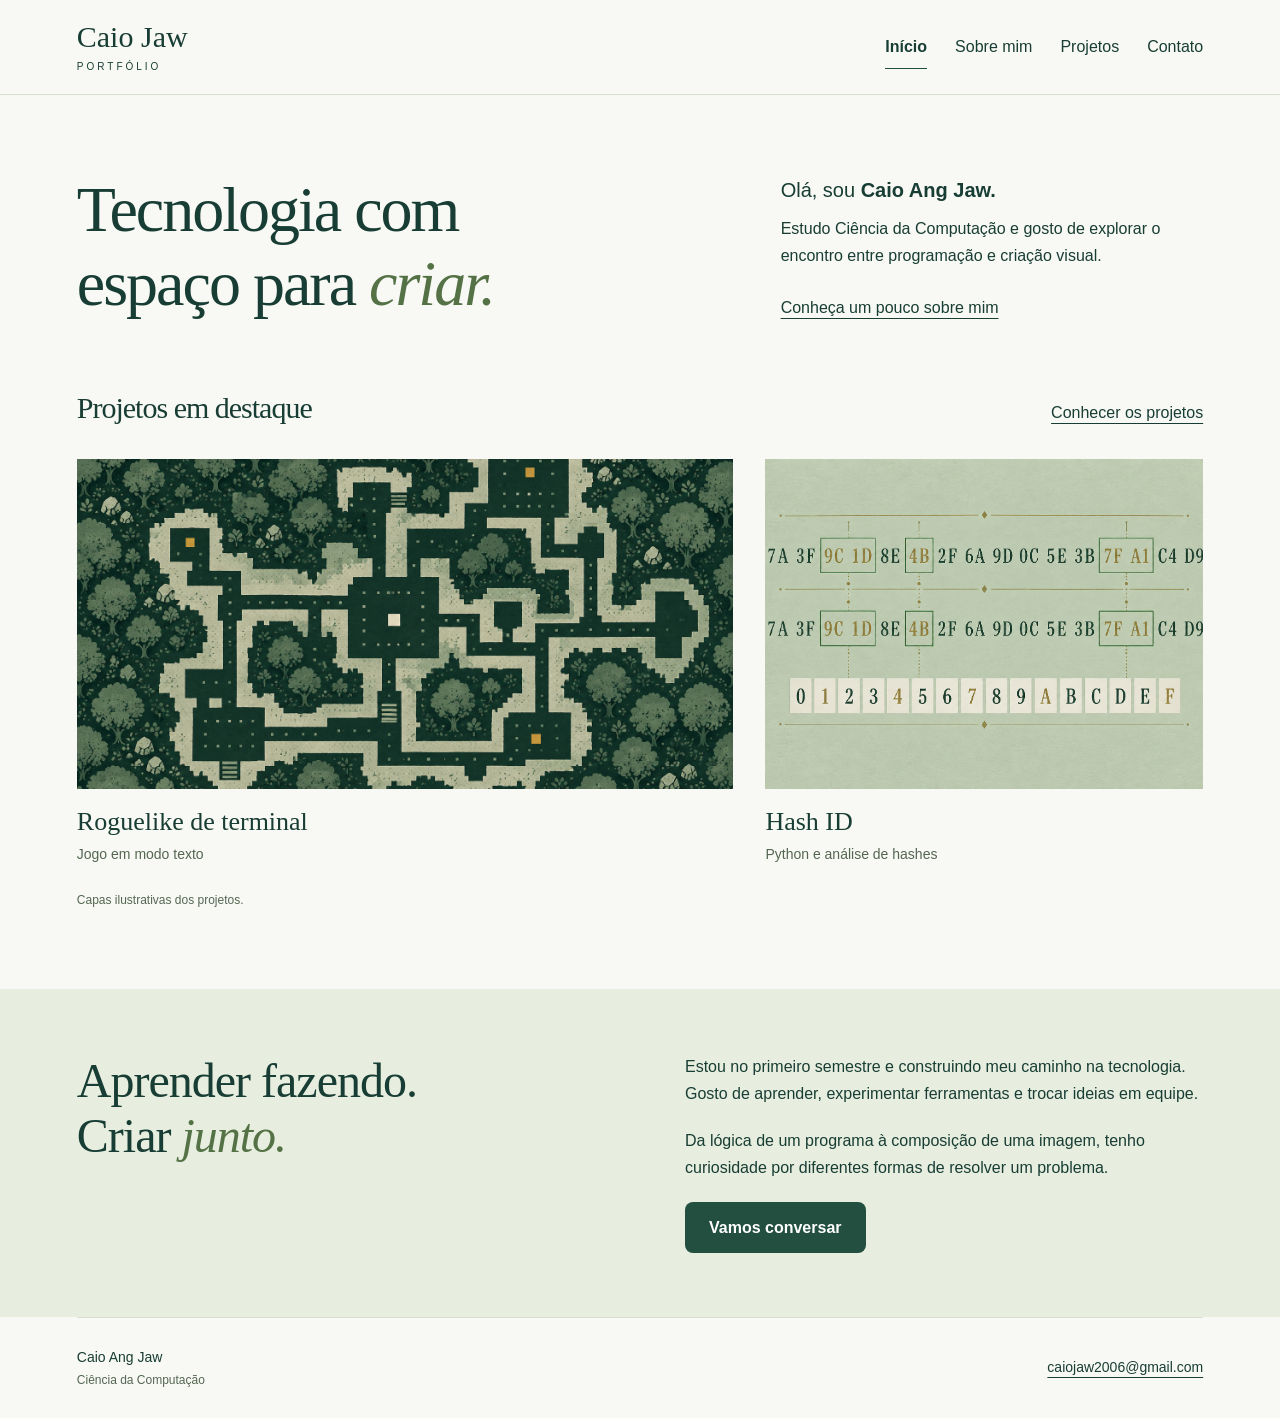
<file: index.html>
<!DOCTYPE html>
<html lang="pt-BR">
<head>
  <meta charset="UTF-8">
  <meta name="viewport" content="width=device-width, initial-scale=1.0">
  <meta name="description" content="Portfólio de Caio Ang Jaw, estudante de Ciência da Computação. Conheça meus projetos, habilidades e interesses.">
  <title>Caio Ang Jaw | Portfólio</title>
  <link rel="stylesheet" href="style.css">
</head>
<body>
  <a class="pular" href="#conteudo">Pular para o conteúdo</a>
  <header class="cabecalho">
    <div class="container menu">
      <a class="marca" href="index.html">Caio Jaw<span>PORTFÓLIO</span></a>
      <nav aria-label="Menu principal">
        <a href="index.html" aria-current="page">Início</a>
        <a href="sobre.html">Sobre mim</a>
        <a href="projetos.html">Projetos</a>
        <a href="contato.html">Contato</a>
      </nav>
    </div>
  </header>

  <main id="conteudo">
    <!-- Apresentação: o texto e as imagens podem ser editados diretamente. -->
    <section class="container apresentacao">
      <h1>Tecnologia com<br>espaço para <em>criar.</em></h1>
      <div class="introducao">
        <p>Olá, sou <strong>Caio Ang Jaw.</strong></p>
        <p>Estudo Ciência da Computação e gosto de explorar o encontro entre programação e criação visual.</p>
        <a class="link-texto" href="sobre.html">Conheça um pouco sobre mim</a>
      </div>
    </section>

    <section class="container selecao" aria-labelledby="titulo-projetos">
      <div class="titulo-secao">
        <h2 id="titulo-projetos">Projetos em destaque</h2>
        <a class="link-texto" href="projetos.html">Conhecer os projetos</a>
      </div>
      <div class="vitrine">
        <article>
          <a class="link-capa" href="projetos.html#roguelike" aria-label="Conhecer o projeto Roguelike de terminal">
            <img class="capa" src="imagens/roguelike.png" alt="Ilustração de um labirinto em pixels verdes, com um pequeno personagem e pontos dourados." width="1536" height="1024">
          </a>
          <div class="legenda-projeto">
            <h3><a href="projetos.html#roguelike">Roguelike de terminal</a></h3>
            <p>Jogo em modo texto</p>
          </div>
        </article>
        <article>
          <a class="link-capa" href="projetos.html#hash-id" aria-label="Conhecer o projeto Hash ID">
            <img class="capa" src="imagens/hash-id.png" alt="Ilustração de sequências de caracteres organizadas em grupos sobre um fundo verde claro." width="1536" height="1024">
          </a>
          <div class="legenda-projeto">
            <h3><a href="projetos.html#hash-id">Hash ID</a></h3>
            <p>Python e análise de hashes</p>
          </div>
        </article>
      </div>
      <p class="nota-imagens">Capas ilustrativas dos projetos.</p>
    </section>

    <section class="faixa-sobre">
      <div class="container resumo">
        <h2>Aprender fazendo.<br>Criar <em>junto.</em></h2>
        <div>
          <p>Estou no primeiro semestre e construindo meu caminho na tecnologia. Gosto de aprender, experimentar ferramentas e trocar ideias em equipe.</p>
          <p>Da lógica de um programa à composição de uma imagem, tenho curiosidade por diferentes formas de resolver um problema.</p>
          <a class="botao" href="contato.html">Vamos conversar</a>
        </div>
      </div>
    </section>
  </main>

  <footer class="container rodape">
    <p>Caio Ang Jaw <span>Ciência da Computação</span></p>
    <a href="mailto:caiojaw2006@gmail.com">caiojaw2006@gmail.com</a>
  </footer>
</body>
</html>
</file>
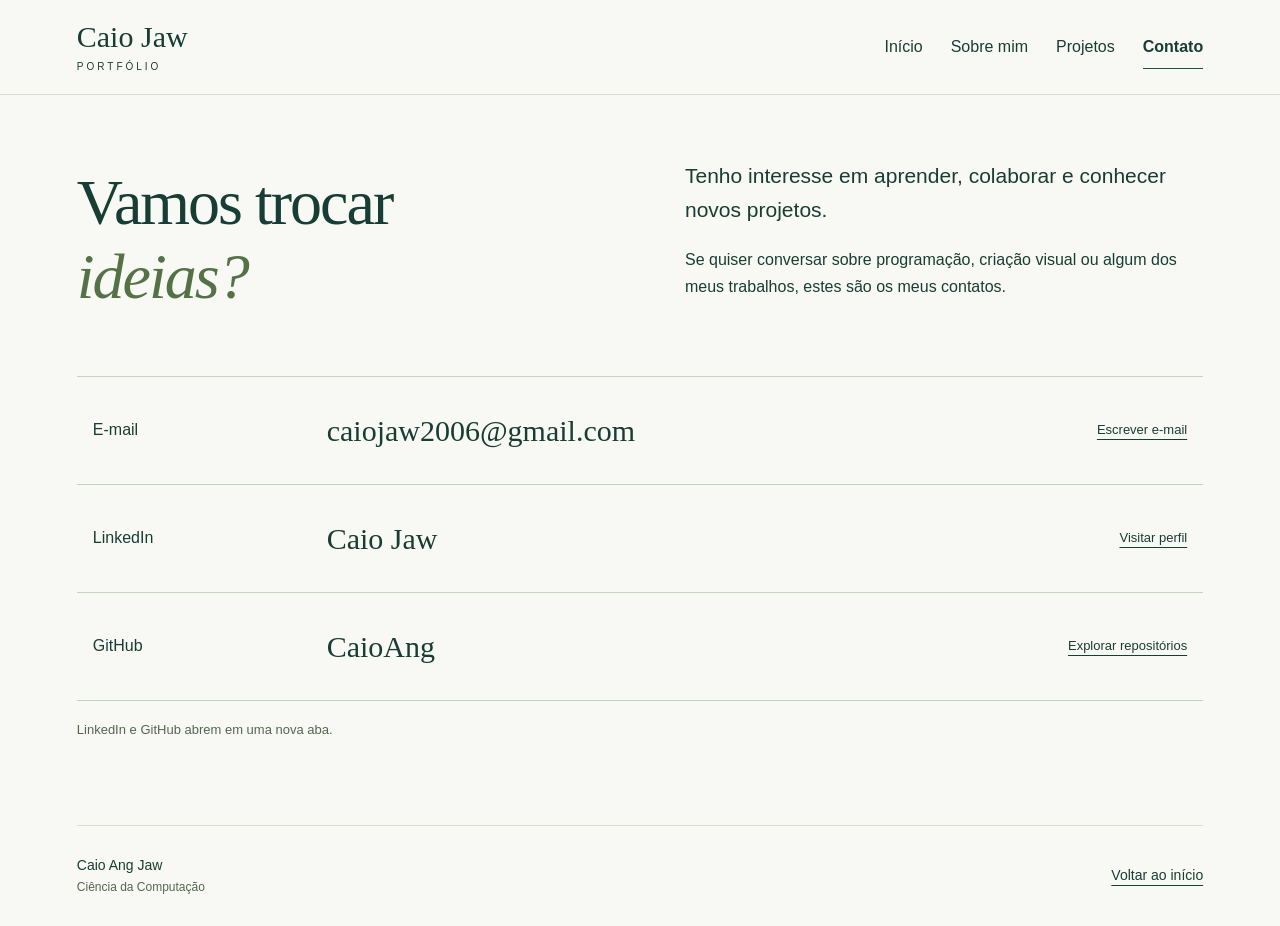
<file: contato.html>
<!DOCTYPE html>
<html lang="pt-BR">
<head>
  <meta charset="UTF-8">
  <meta name="viewport" content="width=device-width, initial-scale=1.0">
  <meta name="description" content="Entre em contato com Caio Ang Jaw por e-mail, LinkedIn ou GitHub.">
  <title>Contato | Caio Ang Jaw</title>
  <link rel="stylesheet" href="style.css">
</head>
<body>
  <a class="pular" href="#conteudo">Pular para o conteúdo</a>
  <header class="cabecalho">
    <div class="container menu">
      <a class="marca" href="index.html">Caio Jaw<span>PORTFÓLIO</span></a>
      <nav aria-label="Menu principal">
        <a href="index.html">Início</a>
        <a href="sobre.html">Sobre mim</a>
        <a href="projetos.html">Projetos</a>
        <a href="contato.html" aria-current="page">Contato</a>
      </nav>
    </div>
  </header>

  <main id="conteudo" class="container pagina pagina-contato">
    <section class="abertura-contato">
      <h1>Vamos trocar<br><em>ideias?</em></h1>
      <div>
        <p class="texto-maior">Tenho interesse em aprender, colaborar e conhecer novos projetos.</p>
        <p>Se quiser conversar sobre programação, criação visual ou algum dos meus trabalhos, estes são os meus contatos.</p>
      </div>
    </section>

    <!-- Links de contato: o e-mail abre o aplicativo configurado no dispositivo. -->
    <div class="lista-contatos">
      <a class="contato-linha" href="mailto:caiojaw2006@gmail.com">
        <span class="contato-tipo">E-mail</span>
        <span class="contato-endereco">caiojaw2006@gmail.com</span>
        <span class="contato-acao">Escrever e-mail</span>
      </a>
      <a class="contato-linha" href="https://br.linkedin.com/in/caio-jaw-aaa671302" target="_blank" rel="noopener noreferrer">
        <span class="contato-tipo">LinkedIn</span>
        <span class="contato-endereco">Caio Jaw</span>
        <span class="contato-acao">Visitar perfil</span>
      </a>
      <a class="contato-linha" href="https://github.com/CaioAng" target="_blank" rel="noopener noreferrer">
        <span class="contato-tipo">GitHub</span>
        <span class="contato-endereco">CaioAng</span>
        <span class="contato-acao">Explorar repositórios</span>
      </a>
    </div>
    <p class="nota-contato">LinkedIn e GitHub abrem em uma nova aba.</p>
  </main>

  <footer class="container rodape">
    <p>Caio Ang Jaw <span>Ciência da Computação</span></p>
    <a href="index.html">Voltar ao início</a>
  </footer>
</body>
</html>
</file>
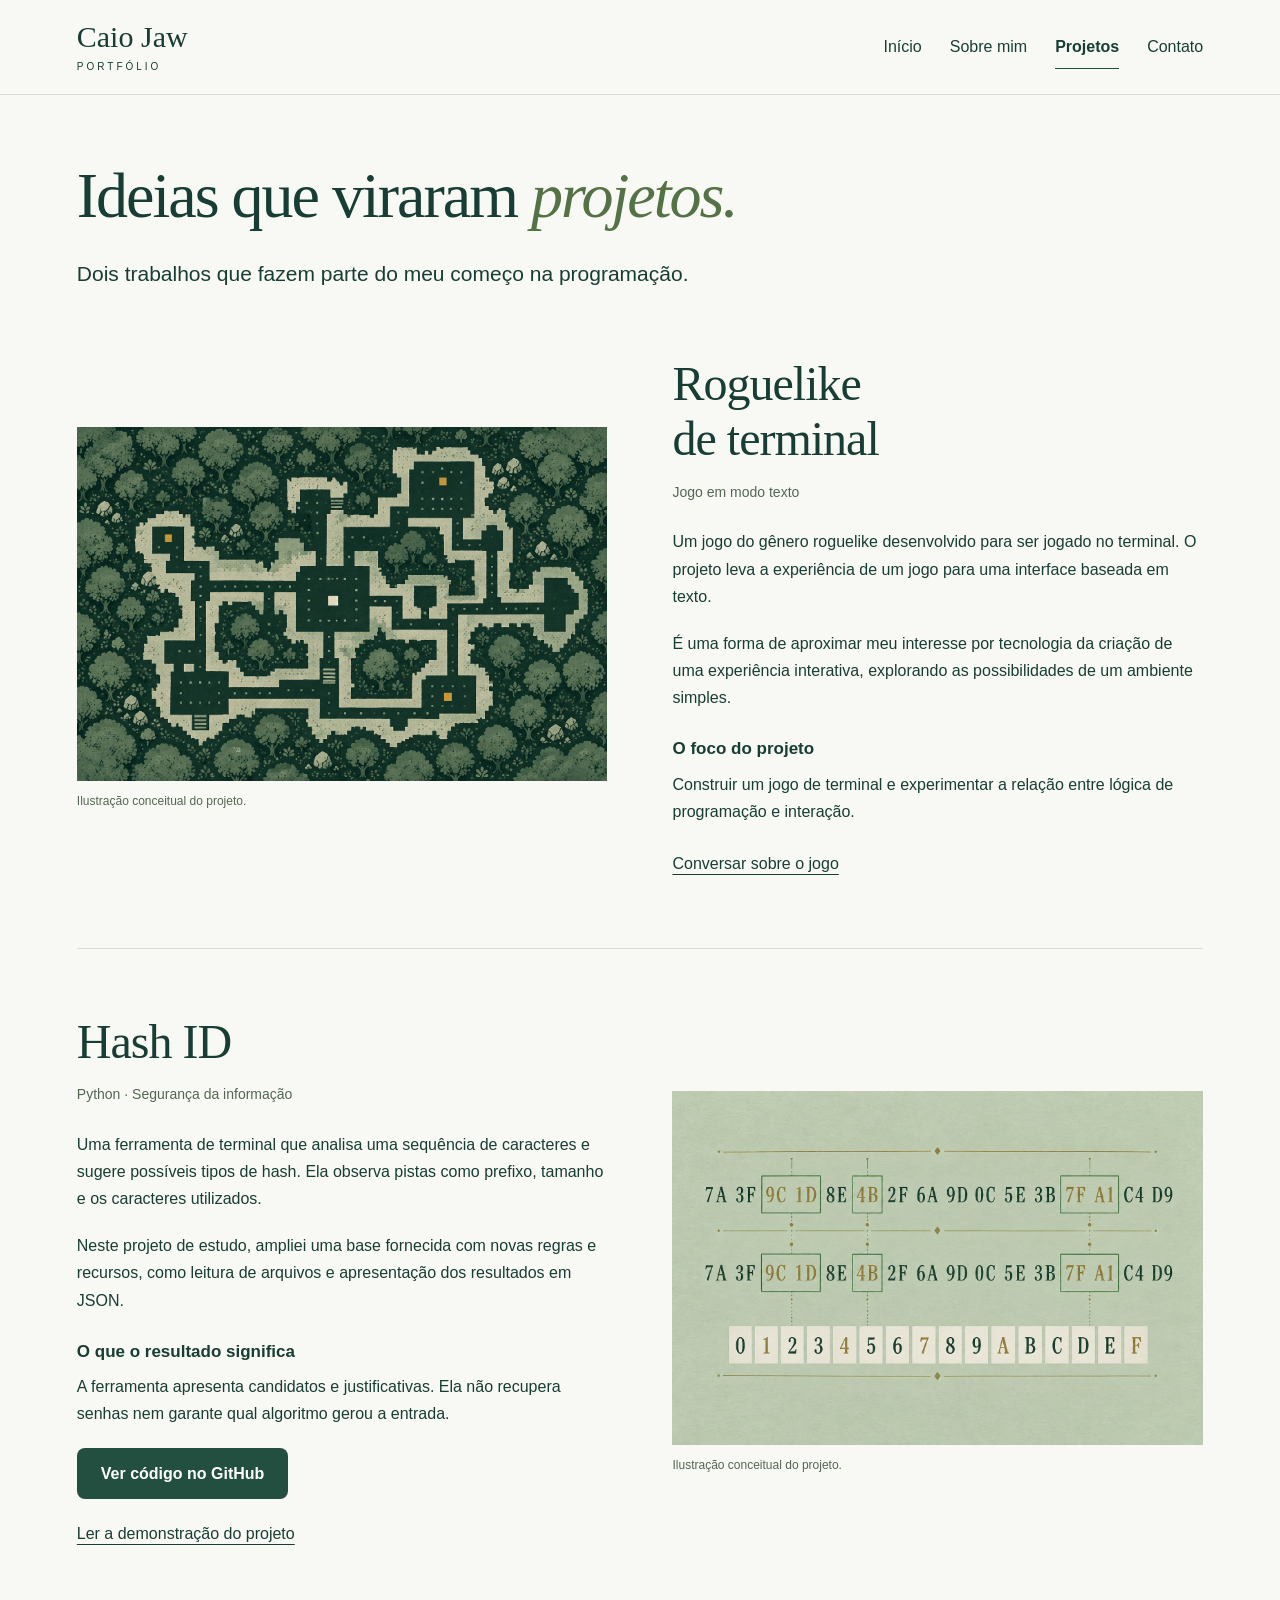
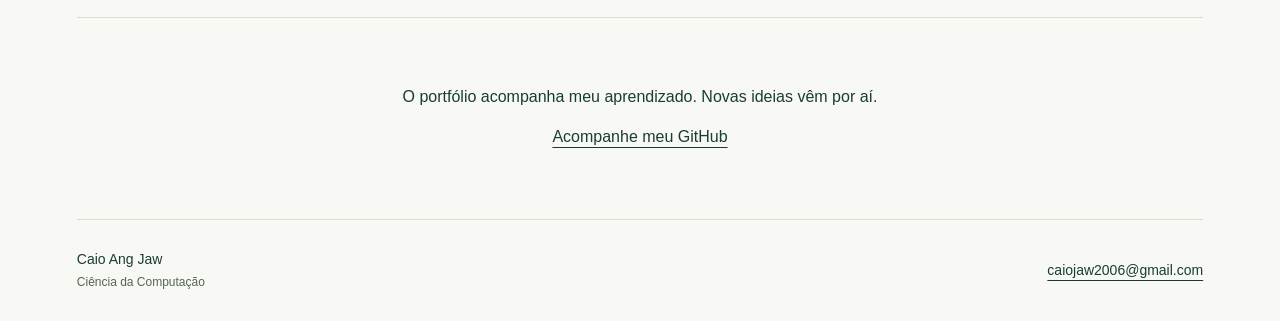
<file: projetos.html>
<!DOCTYPE html>
<html lang="pt-BR">
<head>
  <meta charset="UTF-8">
  <meta name="viewport" content="width=device-width, initial-scale=1.0">
  <meta name="description" content="Projetos de Caio Ang Jaw: um roguelike de terminal e o Hash ID, ferramenta em Python para sugerir possíveis tipos de hash.">
  <title>Projetos | Caio Ang Jaw</title>
  <link rel="stylesheet" href="style.css">
</head>
<body>
  <a class="pular" href="#conteudo">Pular para o conteúdo</a>
  <header class="cabecalho">
    <div class="container menu">
      <a class="marca" href="index.html">Caio Jaw<span>PORTFÓLIO</span></a>
      <nav aria-label="Menu principal">
        <a href="index.html">Início</a>
        <a href="sobre.html">Sobre mim</a>
        <a href="projetos.html" aria-current="page">Projetos</a>
        <a href="contato.html">Contato</a>
      </nav>
    </div>
  </header>

  <main id="conteudo" class="container pagina">
    <div class="abertura-pagina">
      <h1>Ideias que viraram <em>projetos.</em></h1>
      <p class="texto-maior">Dois trabalhos que fazem parte do meu começo na programação.</p>
    </div>

    <article id="roguelike" class="projeto-detalhe">
      <figure>
        <img class="imagem-projeto" src="imagens/roguelike.png" alt="Capa ilustrativa do roguelike: labirinto em pixels, em tons de verde e dourado." width="1536" height="1024">
        <figcaption>Ilustração conceitual do projeto.</figcaption>
      </figure>
      <div class="texto-projeto">
        <h2>Roguelike<br>de terminal</h2>
        <p class="categoria">Jogo em modo texto</p>
        <p>Um jogo do gênero roguelike desenvolvido para ser jogado no terminal. O projeto leva a experiência de um jogo para uma interface baseada em texto.</p>
        <p>É uma forma de aproximar meu interesse por tecnologia da criação de uma experiência interativa, explorando as possibilidades de um ambiente simples.</p>
        <h3>O foco do projeto</h3>
        <p>Construir um jogo de terminal e experimentar a relação entre lógica de programação e interação.</p>
        <a class="link-texto" href="mailto:caiojaw2006@gmail.com?subject=Sobre%20o%20roguelike%20de%20terminal">Conversar sobre o jogo</a>
      </div>
    </article>

    <article id="hash-id" class="projeto-detalhe projeto-invertido">
      <figure>
        <img class="imagem-projeto" src="imagens/hash-id.png" alt="Capa ilustrativa do Hash ID: grupos de caracteres em uma composição verde clara." width="1536" height="1024" loading="lazy">
        <figcaption>Ilustração conceitual do projeto.</figcaption>
      </figure>
      <div class="texto-projeto">
        <h2>Hash ID</h2>
        <p class="categoria">Python · Segurança da informação</p>
        <p>Uma ferramenta de terminal que analisa uma sequência de caracteres e sugere possíveis tipos de hash. Ela observa pistas como prefixo, tamanho e os caracteres utilizados.</p>
        <p>Neste projeto de estudo, ampliei uma base fornecida com novas regras e recursos, como leitura de arquivos e apresentação dos resultados em JSON.</p>
        <h3>O que o resultado significa</h3>
        <p>A ferramenta apresenta candidatos e justificativas. Ela não recupera senhas nem garante qual algoritmo gerou a entrada.</p>
        <a class="botao" href="https://github.com/CaioAng/hash_id_cybersec" target="_blank" rel="noopener noreferrer">Ver código no GitHub</a>
        <p class="link-documentacao"><a class="link-texto" href="https://github.com/CaioAng/hash_id_cybersec/blob/main/DEMO.md" target="_blank" rel="noopener noreferrer">Ler a demonstração do projeto</a></p>
      </div>
    </article>

    <div class="fechamento-projetos">
      <p>O portfólio acompanha meu aprendizado. Novas ideias vêm por aí.</p>
      <a class="link-texto" href="https://github.com/CaioAng" target="_blank" rel="noopener noreferrer">Acompanhe meu GitHub</a>
    </div>
  </main>

  <footer class="container rodape">
    <p>Caio Ang Jaw <span>Ciência da Computação</span></p>
    <a href="mailto:caiojaw2006@gmail.com">caiojaw2006@gmail.com</a>
  </footer>
</body>
</html>
</file>
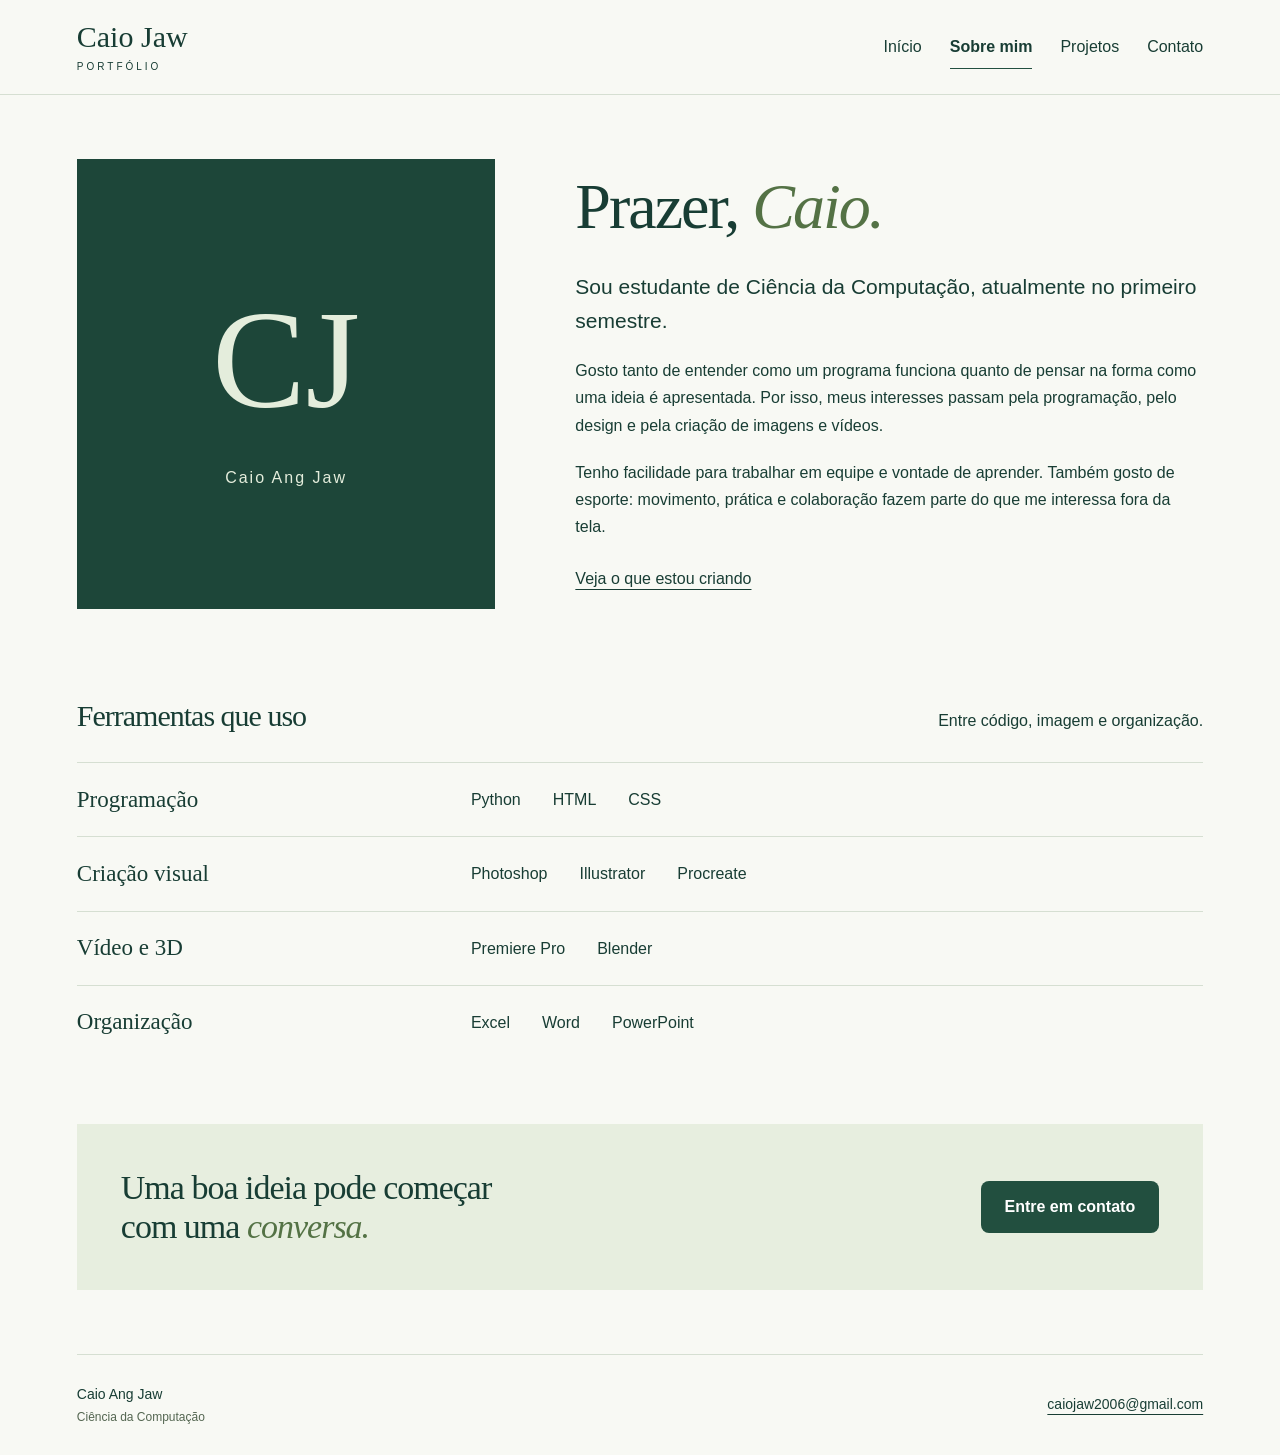
<file: sobre.html>
<!DOCTYPE html>
<html lang="pt-BR">
<head>
  <meta charset="UTF-8">
  <meta name="viewport" content="width=device-width, initial-scale=1.0">
  <meta name="description" content="Conheça Caio Ang Jaw: estudante de Ciência da Computação com interesse em programação, criação visual e trabalho em equipe.">
  <title>Sobre mim | Caio Ang Jaw</title>
  <link rel="stylesheet" href="style.css">
</head>
<body>
  <a class="pular" href="#conteudo">Pular para o conteúdo</a>
  <header class="cabecalho">
    <div class="container menu">
      <a class="marca" href="index.html">Caio Jaw<span>PORTFÓLIO</span></a>
      <nav aria-label="Menu principal">
        <a href="index.html">Início</a>
        <a href="sobre.html" aria-current="page">Sobre mim</a>
        <a href="projetos.html">Projetos</a>
        <a href="contato.html">Contato</a>
      </nav>
    </div>
  </header>

  <main id="conteudo" class="container pagina">
    <section class="sobre-grid">
      <div class="assinatura" aria-hidden="true">
        <span class="iniciais">CJ</span>
        <span class="nome-assinatura">Caio Ang Jaw</span>
      </div>
      <div class="biografia">
        <h1>Prazer, <em>Caio.</em></h1>
        <p class="texto-maior">Sou estudante de Ciência da Computação, atualmente no primeiro semestre.</p>
        <p>Gosto tanto de entender como um programa funciona quanto de pensar na forma como uma ideia é apresentada. Por isso, meus interesses passam pela programação, pelo design e pela criação de imagens e vídeos.</p>
        <p>Tenho facilidade para trabalhar em equipe e vontade de aprender. Também gosto de esporte: movimento, prática e colaboração fazem parte do que me interessa fora da tela.</p>
        <a class="link-texto" href="projetos.html">Veja o que estou criando</a>
      </div>
    </section>

    <section class="habilidades" aria-labelledby="titulo-ferramentas">
      <div class="titulo-secao">
        <h2 id="titulo-ferramentas">Ferramentas que uso</h2>
        <p>Entre código, imagem e organização.</p>
      </div>
      <!-- As listas agrupam as ferramentas por área. -->
      <div class="linha-habilidade">
        <h3>Programação</h3>
        <ul><li>Python</li><li>HTML</li><li>CSS</li></ul>
      </div>
      <div class="linha-habilidade">
        <h3>Criação visual</h3>
        <ul><li>Photoshop</li><li>Illustrator</li><li>Procreate</li></ul>
      </div>
      <div class="linha-habilidade">
        <h3>Vídeo e 3D</h3>
        <ul><li>Premiere Pro</li><li>Blender</li></ul>
      </div>
      <div class="linha-habilidade">
        <h3>Organização</h3>
        <ul><li>Excel</li><li>Word</li><li>PowerPoint</li></ul>
      </div>
    </section>

    <section class="convite">
      <h2>Uma boa ideia pode começar<br>com uma <em>conversa.</em></h2>
      <a class="botao" href="contato.html">Entre em contato</a>
    </section>
  </main>

  <footer class="container rodape">
    <p>Caio Ang Jaw <span>Ciência da Computação</span></p>
    <a href="mailto:caiojaw2006@gmail.com">caiojaw2006@gmail.com</a>
  </footer>
</body>
</html>
</file>
<file: style.css>
/* BASE: cores, fontes e largura do conteúdo. */
* {
  box-sizing: border-box;
}

body {
  margin: 0;
  color: #183d34;
  background-color: #f8f9f4;
  font-family: Arial, Helvetica, sans-serif;
  font-size: 16px;
  line-height: 1.7;
}

.container {
  width: 88%;
  max-width: 1200px;
  margin: 0 auto;
}

::selection {
  background-color: #d1e3c3;
  color: #183d34;
}

a {
  color: inherit;
  text-underline-offset: 5px;
}

a:focus-visible {
  outline: 3px solid #9b6028;
  outline-offset: 6px;
}

img {
  display: block;
  max-width: 100%;
}

p {
  margin: 0 0 20px;
}

h1, h2, h3 {
  margin: 0;
  font-family: Georgia, 'Times New Roman', serif;
  font-weight: normal;
  line-height: 1.15;
}

h1 {
  font-size: 64px;
  letter-spacing: -2px;
}

h2 {
  font-size: 40px;
  letter-spacing: -1px;
}

h3 {
  font-size: 26px;
}

em {
  color: #547245;
}

.texto-maior {
  font-size: 21px;
  line-height: 1.6;
}

.link-texto {
  display: inline-block;
  padding: 5px 0;
  text-decoration-thickness: 1px;
}

.link-texto:hover {
  color: #436238;
  text-decoration-thickness: 2px;
}

.botao {
  display: inline-block;
  padding: 12px 24px;
  border-radius: 8px;
  background-color: #224f3f;
  color: #ffffff;
  font-weight: bold;
  text-decoration: none;
  transition: background-color 0.2s;
}

.botao:hover {
  background-color: #35654c;
}

.botao:active {
  background-color: #153a2c;
}

/* CABEÇALHO: o menu fica visível também no celular. */
.cabecalho {
  border-bottom: 1px solid #d6dfd2;
}

.menu {
  display: flex;
  justify-content: space-between;
  align-items: center;
  gap: 24px;
  padding: 22px 0;
}

.marca {
  font-family: Georgia, 'Times New Roman', serif;
  font-size: 30px;
  line-height: 1;
  text-decoration: none;
}

.marca span {
  display: block;
  margin-top: 10px;
  font-family: Arial, Helvetica, sans-serif;
  font-size: 10px;
  letter-spacing: 3px;
}

nav {
  display: flex;
  flex-wrap: wrap;
  gap: 28px;
}

nav a {
  padding: 8px 0;
  border-bottom: 1px solid transparent;
  text-decoration: none;
}

nav a:hover, nav a[aria-current="page"] {
  border-bottom-color: #224f3f;
}

nav a[aria-current="page"] {
  font-weight: bold;
}

.pular {
  position: absolute;
  top: -100px;
  left: 20px;
  padding: 10px 18px;
  background-color: #183d34;
  color: #ffffff;
}

.pular:focus {
  top: 10px;
}

/* INÍCIO: apresentação e seleção dos dois projetos. */
.apresentacao {
  display: grid;
  grid-template-columns: 3fr 2fr;
  gap: 70px;
  align-items: center;
  padding-top: 72px;
  padding-bottom: 64px;
}

.introducao {
  max-width: 400px;
  padding-top: 6px;
}

.introducao p:first-child {
  margin-bottom: 8px;
  font-size: 20px;
}

.titulo-secao {
  display: flex;
  justify-content: space-between;
  align-items: baseline;
  gap: 24px;
  margin-bottom: 28px;
}

.titulo-secao h2 {
  font-size: 30px;
}

.titulo-secao p {
  margin-bottom: 0;
}

.vitrine {
  display: grid;
  grid-template-columns: 3fr 2fr;
  gap: 32px;
}

.link-capa {
  display: block;
  overflow: hidden;
  background-color: #dce5d5;
}

.capa {
  width: 100%;
  height: 330px;
  object-fit: cover;
  transition: transform 0.3s ease-out;
}

.link-capa:hover .capa {
  transform: scale(1.025);
}

.legenda-projeto {
  padding-top: 18px;
}

.legenda-projeto h3 a {
  text-decoration: none;
}

.legenda-projeto h3 a:hover {
  text-decoration: underline;
}

.legenda-projeto p {
  margin-top: 6px;
  margin-bottom: 0;
  font-size: 14px;
  color: #546651;
}

.nota-imagens {
  margin-top: 24px;
  font-size: 12px;
  color: #546651;
}

.selecao {
  padding-bottom: 58px;
}

.faixa-sobre {
  background-color: #e7eedf;
}

.resumo {
  display: grid;
  grid-template-columns: 1fr 1fr;
  gap: 90px;
  padding-top: 64px;
  padding-bottom: 64px;
}

.resumo h2 {
  font-size: 48px;
}

/* SOBRE: apresentação pessoal e ferramentas. */
.pagina {
  padding-top: 64px;
  padding-bottom: 64px;
}

.sobre-grid {
  display: grid;
  grid-template-columns: 2fr 3fr;
  gap: 80px;
  align-items: center;
}

.assinatura {
  min-height: 450px;
  display: flex;
  flex-direction: column;
  justify-content: center;
  align-items: center;
  background-color: #1d4639;
  color: #e4eddc;
}

.iniciais {
  font-family: Georgia, 'Times New Roman', serif;
  font-size: 140px;
  line-height: 1.2;
}

.nome-assinatura {
  margin-top: 20px;
  letter-spacing: 2px;
}

.biografia h1 {
  margin-bottom: 26px;
}

.habilidades {
  margin-top: 90px;
}

.linha-habilidade {
  display: grid;
  grid-template-columns: 1fr 2fr;
  gap: 28px;
  padding: 23px 0;
  border-top: 1px solid #d6dfd2;
  align-items: center;
}

.linha-habilidade h3 {
  font-size: 23px;
}

.linha-habilidade ul {
  display: flex;
  flex-wrap: wrap;
  gap: 12px 32px;
  list-style: none;
  margin: 0;
  padding: 0;
}

.convite {
  margin-top: 65px;
  padding: 44px;
  background-color: #e7eedf;
  display: flex;
  align-items: center;
  justify-content: space-between;
  gap: 35px;
}

.convite h2 {
  font-size: 34px;
}

/* PROJETOS: imagem e explicação lado a lado. */
.abertura-pagina {
  max-width: 760px;
  margin-bottom: 66px;
}

.abertura-pagina h1 {
  margin-bottom: 24px;
}

.projeto-detalhe {
  display: grid;
  grid-template-columns: 1fr 1fr;
  align-items: center;
  gap: 65px;
  padding-bottom: 65px;
  margin-bottom: 65px;
  border-bottom: 1px solid #d6dfd2;
  scroll-margin-top: 30px;
}

figure {
  margin: 0;
}

.imagem-projeto {
  width: 100%;
  height: auto;
}

figcaption {
  margin-top: 10px;
  font-size: 12px;
  color: #546651;
}

.texto-projeto h2 {
  font-size: 48px;
}

.categoria {
  color: #546651;
  margin: 14px 0 24px;
  font-size: 14px;
}

.texto-projeto h3 {
  margin: 28px 0 12px;
  font-family: Arial, Helvetica, sans-serif;
  font-size: 17px;
  font-weight: bold;
}

.projeto-invertido figure {
  order: 2;
}

.link-documentacao {
  margin-top: 16px;
  margin-bottom: 0;
}

.fechamento-projetos {
  text-align: center;
}

.fechamento-projetos p {
  margin-bottom: 8px;
}

/* CONTATO: cada linha é um link completo. */
.pagina-contato {
  min-height: 75vh;
}

.abertura-contato {
  display: grid;
  grid-template-columns: 1fr 1fr;
  gap: 90px;
  align-items: center;
  margin-bottom: 55px;
}

.lista-contatos {
  border-top: 1px solid #c5d4be;
}

.contato-linha {
  display: grid;
  grid-template-columns: 1fr 3fr 1fr;
  gap: 25px;
  align-items: center;
  padding: 28px 16px;
  border-bottom: 1px solid #c5d4be;
  text-decoration: none;
}

.contato-linha:hover {
  background-color: #e7eedf;
}

.contato-endereco {
  font-family: Georgia, 'Times New Roman', serif;
  font-size: 30px;
  overflow-wrap: anywhere;
}

.contato-acao {
  font-size: 13px;
  text-decoration: underline;
  text-align: right;
}

.nota-contato {
  margin-top: 18px;
  color: #546651;
  font-size: 13px;
}

/* RODAPÉ. */
.rodape {
  display: flex;
  justify-content: space-between;
  align-items: center;
  gap: 24px;
  padding-top: 28px;
  padding-bottom: 28px;
  border-top: 1px solid #d6dfd2;
  font-size: 14px;
}

.rodape p {
  margin-bottom: 0;
}

.rodape span {
  display: block;
  color: #546651;
  font-size: 12px;
}

.rodape a {
  overflow-wrap: anywhere;
}

/* TABLETS: reduz os espaços antes de empilhar as colunas. */
@media (max-width: 1000px) {
  h1 { font-size: 50px; }
  .apresentacao, .resumo, .sobre-grid, .projeto-detalhe, .abertura-contato { gap: 40px; }
  .capa { height: 280px; }
  .contato-endereco { font-size: 24px; }
}

/* CELULARES: cada seção passa a ocupar uma coluna. */
@media (max-width: 700px) {
  .container { width: 88%; }
  .menu { flex-direction: column; align-items: flex-start; gap: 20px; }
  nav { width: 100%; justify-content: space-between; gap: 8px; font-size: 14px; }
  h1 { font-size: 43px; letter-spacing: -1px; }
  h2, .resumo h2 { font-size: 36px; }
  .apresentacao, .vitrine, .resumo, .sobre-grid, .projeto-detalhe, .abertura-contato { grid-template-columns: 1fr; gap: 30px; }
  .apresentacao { padding-top: 42px; padding-bottom: 40px; }
  .titulo-secao { flex-direction: column; gap: 10px; }
  .titulo-secao h2 { font-size: 28px; }
  .capa { height: auto; }
  .vitrine { gap: 34px; }
  .selecao { padding-bottom: 28px; }
  .resumo { padding-top: 40px; padding-bottom: 40px; }
  .pagina { padding-top: 42px; padding-bottom: 42px; }
  .assinatura { min-height: 270px; }
  .iniciais { font-size: 108px; }
  .biografia h1 { margin-bottom: 20px; }
  .habilidades { margin-top: 55px; }
  .linha-habilidade { grid-template-columns: 1fr; gap: 16px; }
  .linha-habilidade ul { gap: 10px 24px; }
  .convite { flex-direction: column; align-items: flex-start; padding: 26px; margin-top: 40px; }
  .convite h2 { font-size: 28px; }
  .abertura-pagina { margin-bottom: 40px; }
  .projeto-detalhe { padding-bottom: 40px; margin-bottom: 40px; }
  .texto-projeto h2 { font-size: 39px; }
  .projeto-invertido figure { order: 0; }
  .contato-linha { grid-template-columns: 1fr; gap: 6px; padding: 22px 8px; }
  .contato-acao { text-align: left; }
  .contato-endereco { font-size: 25px; }
  .rodape { flex-direction: column; align-items: flex-start; gap: 14px; }
}

/* Respeita quem prefere navegar sem movimento. */
@media (prefers-reduced-motion: reduce) {
  .capa, .botao { transition: none; }
  .link-capa:hover .capa { transform: none; }
}
</file>
